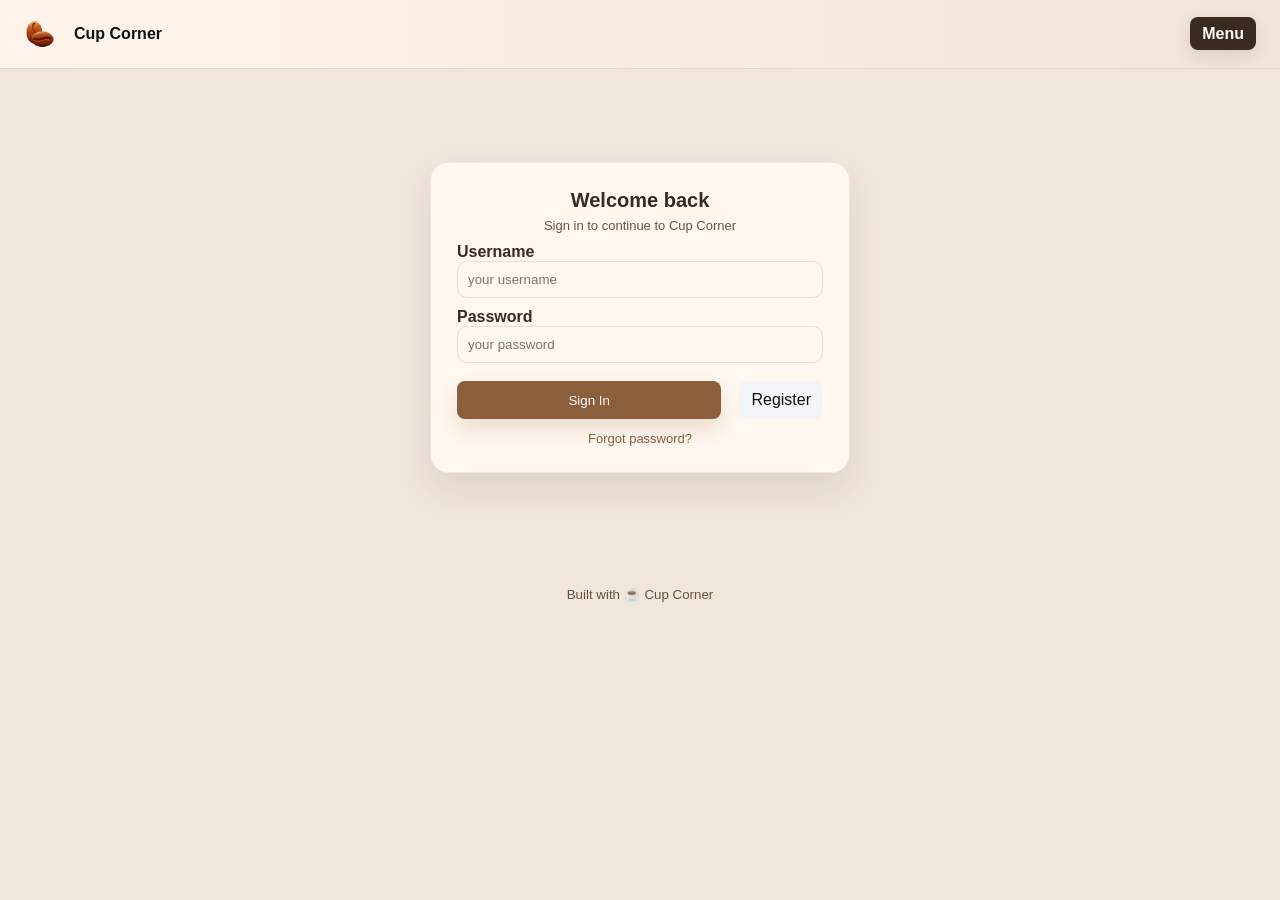
<file: index.html>
<!doctype html>
<html lang="en">
<head>
	<meta charset="utf-8">
	<meta name="viewport" content="width=device-width,initial-scale=1">
	<title>Cup Corner — Redirect</title>
	<meta http-equiv="refresh" content="0; url=App/loginpage.html">
	<script>window.location.replace('App/loginpage.html');</script>
</head>
<body>
	<p>If you are not redirected, <a href="App/loginpage.html">click here to open the login page</a>.</p>
</body>
</html>
</file>
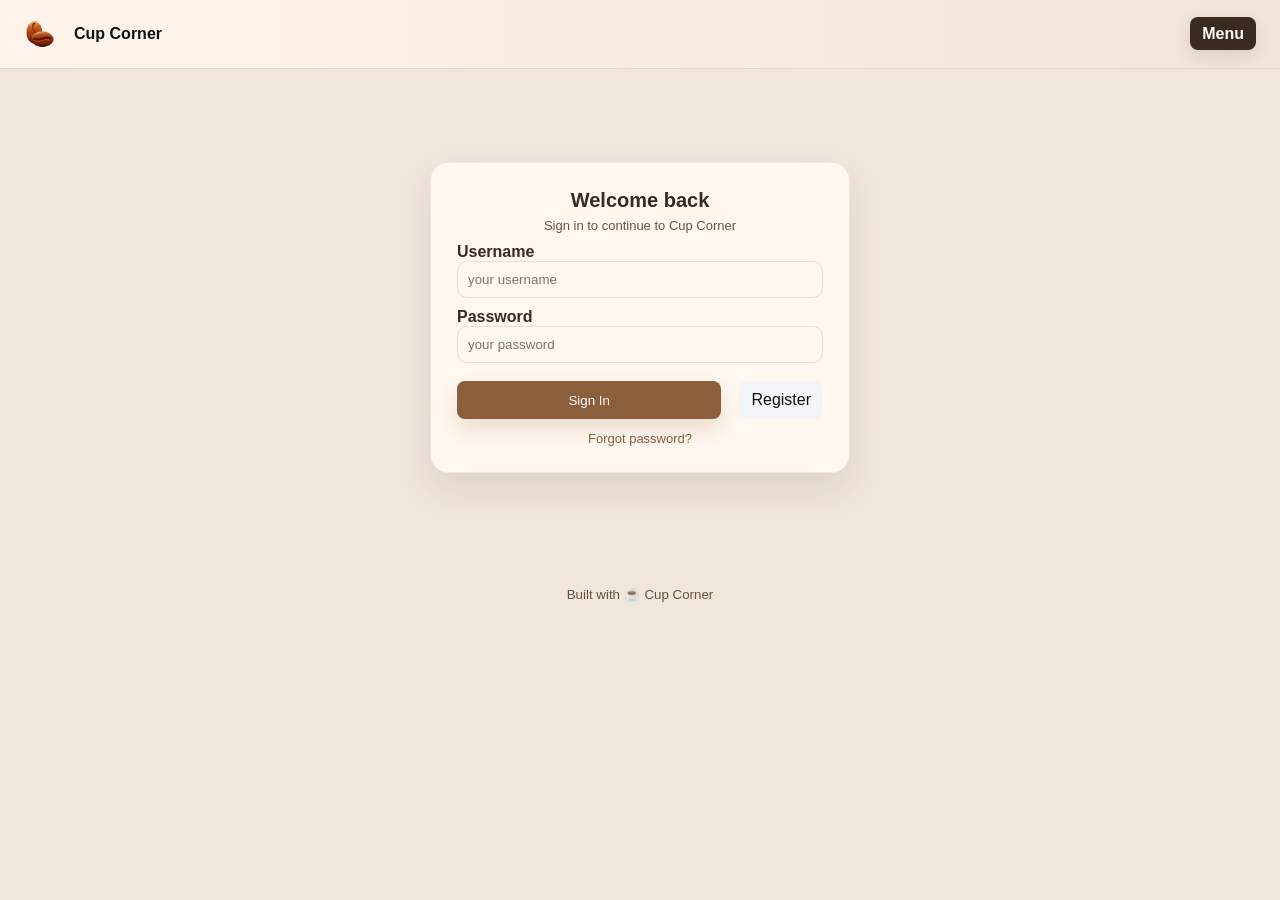
<file: App/admin.html>
<!doctype html>
<html lang="en">
<head>
  <meta charset="utf-8">
  <meta name="viewport" content="width=device-width,initial-scale=1">
  <title>Admin — Cup Corner</title>
  <link rel="stylesheet" href="CSS/base.css">
  <link rel="stylesheet" href="CSS/dashboard.css">
</head>
<body>
  <header>
    <div class="brand"><img src="assets/logo.png" alt="Cup Corner logo"><div style="font-weight:700">Cup Corner</div></div>
    <nav><a href="dashboard.html">Dashboard</a></nav>
  </header>
  <main>
    <section class="admin-hero">
      <div class="hero-copy">
        <span class="eyebrow">Admin Panel</span>
        <h1>Manage the Coffee Shop</h1>
        <p class="muted">Add menu items, track inventory, and review your latest orders from a single modern dashboard.</p>
        <div class="hero-actions">
          <a class="nav" href="dashboard.html">Dashboard</a>
          <a class="nav" href="menu.html">Menu</a>
        </div>
      </div>
      <div class="admin-stat-grid">
        <div class="stat-card">
          <span class="stat-label">Products</span>
          <strong id="productCount">0</strong>
        </div>
        <div class="stat-card">
          <span class="stat-label">Orders</span>
          <strong id="orderCount">0</strong>
        </div>
        <div class="stat-card">
          <span class="stat-label">Revenue</span>
          <strong id="orderRevenue">৳0.00</strong>
        </div>
      </div>
    </section>

    <section class="admin-grid">
      <article class="admin-card">
        <div class="card-header">
          <h2>Add Product</h2>
          <span class="tag">Quick add</span>
        </div>
        <div class="form-row admin-form-row">
          <input id="pName" placeholder="Brew name" type="text">
          <input id="pPrice" placeholder="Price" type="number">
          <button id="addProductBtn" class="btn">Add</button>
        </div>
      </article>

      <article class="admin-card">
        <div class="card-header">
          <h2>Menu Catalog</h2>
          <span class="tag">Editable</span>
        </div>
        <div id="adminProducts" class="admin-list"></div>
      </article>

      <article class="admin-card full-width">
        <div class="card-header">
          <h2>Recent Orders</h2>
          <span class="tag">Latest</span>
        </div>
        <div id="adminOrders" class="admin-list"></div>
      </article>
    </section>
  </main>

  <script src="JS/app.js"></script>
  <script>
    const user = JSON.parse(localStorage.getItem('cc_user') || 'null');
    if (!user || user.role !== 'admin') {
      alert('Admin access only');
      window.location.href = 'dashboard.html';
    }

    function updateAdminStats() {
      const products = JSON.parse(localStorage.getItem('cc_products') || '[]');
      const orders = JSON.parse(localStorage.getItem('cc_orders') || '[]');
      const revenue = orders.reduce((sum, order) => sum + (order.total || 0), 0);
      document.getElementById('productCount').textContent = products.length;
      document.getElementById('orderCount').textContent = orders.length;
      document.getElementById('orderRevenue').textContent = `৳${revenue.toFixed(2)}`;
    }

    renderAdminProducts('adminProducts');
    renderOrders('adminOrders', true);
    updateAdminStats();

    document.getElementById('addProductBtn').addEventListener('click', () => {
      const name = document.getElementById('pName').value.trim();
      const price = parseFloat(document.getElementById('pPrice').value);
      if (!name || isNaN(price)) return alert('Enter valid name and price');
      addProduct({ name, price });
      renderAdminProducts('adminProducts');
      updateAdminStats();
      document.getElementById('pName').value = '';
      document.getElementById('pPrice').value = '';
    });
  </script>
</body>
</html>
</file>
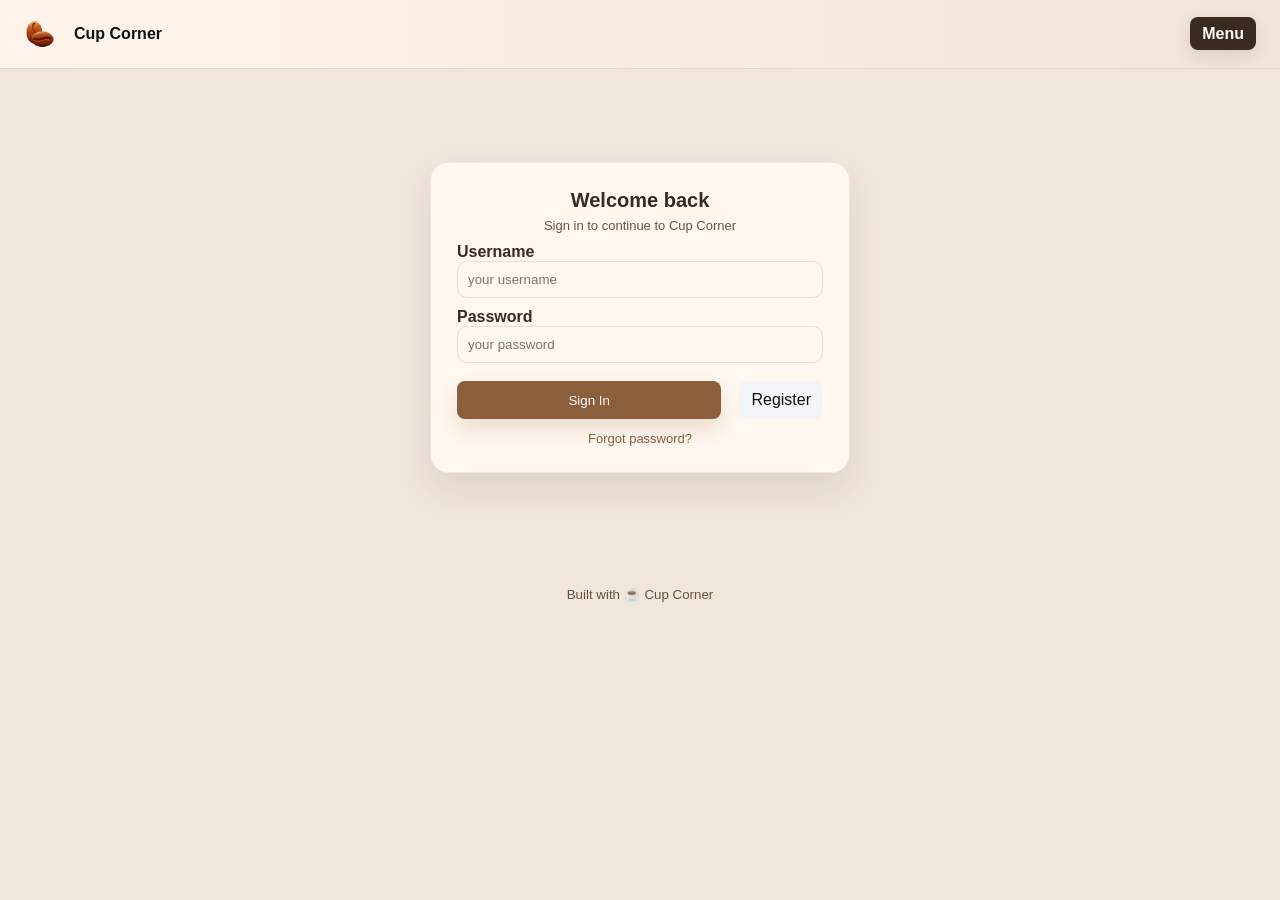
<file: App/dashboard.html>
<!doctype html>
<html lang="en">
<head>
  <meta charset="utf-8">
  <meta name="viewport" content="width=device-width,initial-scale=1">
  <title>Cup Corner — Dashboard</title>
  <link rel="stylesheet" href="CSS/base.css">
  <link rel="stylesheet" href="CSS/dashboard.css">
</head>
<body>
  <header>
    <div class="brand"><img src="assets/logo.png" alt="Cup Corner logo"><div style="font-weight:700">Cup Corner</div></div>
    <nav>
      <a href="menu.html">Menu</a>
      <a href="orders.html">Orders</a>
      <a id="adminLink" href="admin.html" style="display:none">Admin</a>
    </nav>
  </header>

  <main>
    <section class="dashboard-hero">
      <div class="hero-content">
        <span class="eyebrow">Cup Corner</span>
        <h1 id="heroTitle">Welcome back to your coffee shop.</h1>
        <p id="heroSubtitle" class="muted">Manage orders, menu items, and daily sales from a modern dashboard designed for cafes.</p>
        <div id="heroLinks" class="hero-links">
          <a class="nav" href="menu.html">Order Now</a>
          <a class="nav" href="orders.html">My Orders</a>
        </div>
      </div>
      <div class="hero-panel">
        <div class="user-card">
          <div class="user-card-top">
            <span>Hello,</span>
            <strong id="userName">Guest</strong>
          </div>
          <div id="userRole" class="user-role">Visitor</div>
          <div class="user-meta">
            <div><span>Today's menu</span><strong id="statProducts">0</strong></div>
            <div><span>Orders</span><strong id="statOrders">0</strong></div>
          </div>
        </div>
      </div>
    </section>

    <section id="dashboardAdmin" class="dashboard-cards" style="display:none">
      <div class="dashboard-card">
        <span class="card-label">Menu Items</span>
        <strong id="menuCount">0</strong>
        <p>Manage every coffee and beverage on the menu.</p>
      </div>
      <div class="dashboard-card">
        <span class="card-label">Orders</span>
        <strong id="activeOrders">0</strong>
        <p>Track active orders and completed sales.</p>
      </div>
      <div class="dashboard-card">
        <span class="card-label">Revenue</span>
        <strong id="dashboardRevenue">৳0.00</strong>
        <p>Today's total revenue from all transactions.</p>
      </div>
    </section>

    <section id="dashboardUser" class="dashboard-cards" style="display:none">
      <div class="dashboard-card">
        <span class="card-label">Order Now</span>
        <strong>Quick coffee</strong>
        <p>Browse the menu and add your favorite drink to the cart.</p>
      </div>
      <div class="dashboard-card">
        <span class="card-label">My Orders</span>
        <strong>Track progress</strong>
        <p>Review your placed orders and delivery status anytime.</p>
      </div>
      <div class="dashboard-card">
        <span class="card-label">Offers</span>
        <strong>Stay updated</strong>
        <p>See the latest coffee deals and new arrivals.</p>
      </div>
    </section>

    <div class="logout-row">
      <button id="logoutBtn" class="btn">Logout</button>
    </div>
  </main>

  <script src="JS/app.js"></script>
  <script>
    const user = JSON.parse(localStorage.getItem('cc_user') || 'null');
    const userName = document.getElementById('userName');
    const userRole = document.getElementById('userRole');
    const adminLink = document.getElementById('adminLink');
    const adminSection = document.getElementById('dashboardAdmin');
    const userSection = document.getElementById('dashboardUser');

    if (!user) {
      window.location.href = 'loginpage.html';
    } else {
      userName.textContent = user.username;
      const isAdmin = user.role === 'admin';
      userRole.textContent = isAdmin ? 'Administrator' : 'Barista';
      const heroLinks = document.getElementById('heroLinks');
      if (isAdmin) {
        adminLink.style.display = 'inline-block';
        adminSection.style.display = 'grid';
        heroLinks.innerHTML = '<a class="nav" href="admin.html">Manage Menu</a><a class="nav" href="orders.html">View Orders</a>';
        document.getElementById('heroTitle').textContent = 'Welcome back, Manager.';
        document.getElementById('heroSubtitle').textContent = 'Monitor your cafe, update the menu, and keep sales flowing smoothly.';
      } else {
        userSection.style.display = 'grid';
        heroLinks.innerHTML = '<a class="nav" href="menu.html">Order Now</a><a class="nav" href="orders.html">My Orders</a>';
        document.getElementById('heroTitle').textContent = 'Ready for a fresh cup?';
        document.getElementById('heroSubtitle').textContent = 'Browse the menu, place an order, and track your drinks.';
      }
    }

    function refreshDashboard() {
      const orders = JSON.parse(localStorage.getItem('cc_orders') || '[]');
      const products = JSON.parse(localStorage.getItem('cc_products') || '[]');
      const revenue = orders.reduce((sum, order) => sum + (order.total || 0), 0);
      document.getElementById('statOrders').textContent = orders.length;
      document.getElementById('statProducts').textContent = products.length;
      document.getElementById('menuCount').textContent = products.length;
      document.getElementById('activeOrders').textContent = orders.length;
      document.getElementById('dashboardRevenue').textContent = `৳${revenue.toFixed(2)}`;
    }

    refreshDashboard();

    document.getElementById('logoutBtn').addEventListener('click', () => {
      localStorage.removeItem('cc_user');
      window.location.href = 'loginpage.html';
    });
  </script>
</body>
</html>
</file>
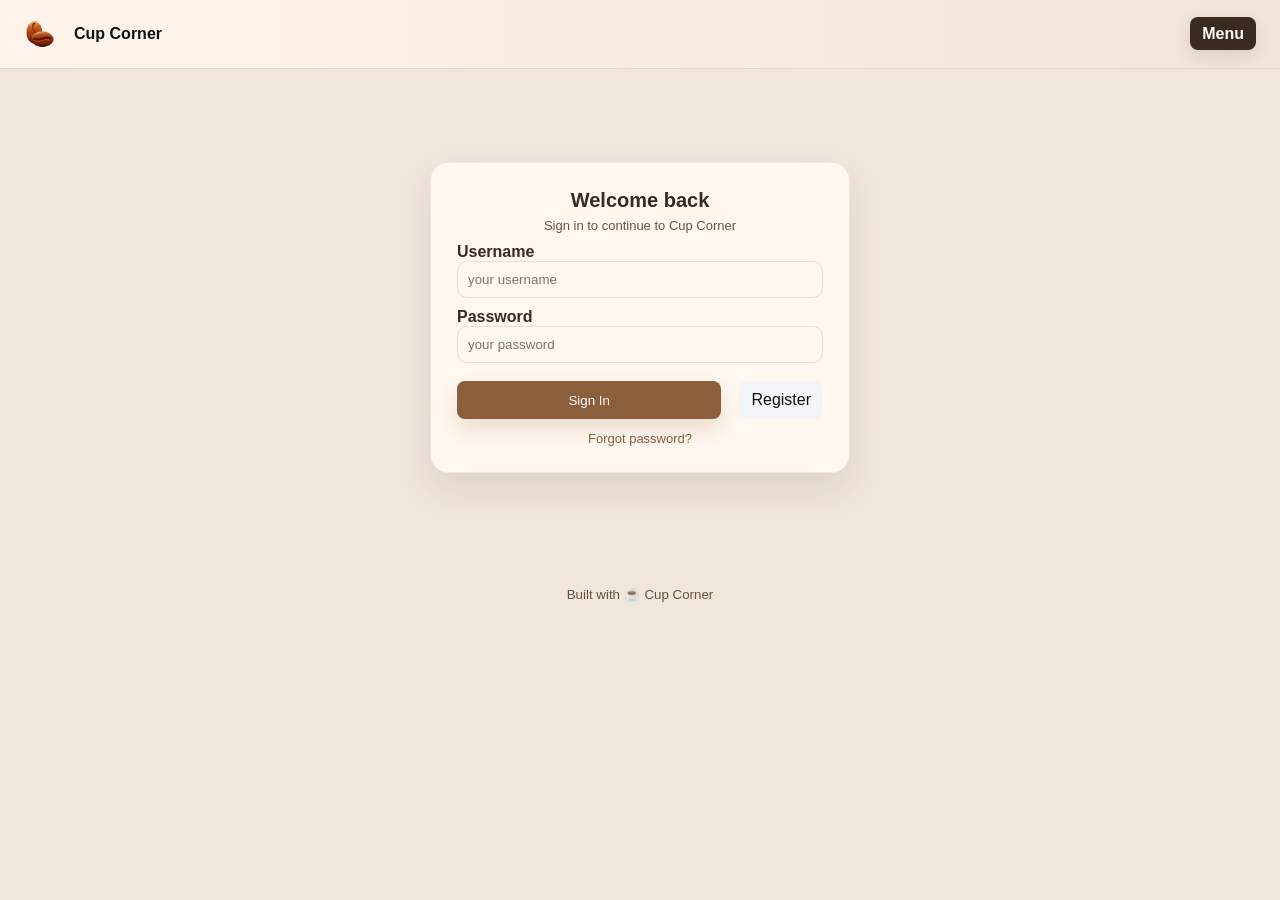
<file: App/loginpage.html>
<!DOCTYPE html>
<html lang="en">
<head>
    <meta charset="UTF-8">
    <meta name="viewport" content="width=device-width, initial-scale=1.0">
    <title>Cup-Corner — Sign In</title>
    <link rel="stylesheet" href="CSS/base.css">
    <link rel="stylesheet" href="CSS/login.css">
</head>
<body>
    <header>
        <div class="brand">
            <img src="assets/logo.png" alt="Cup Corner logo" style="height:32px;"> 
            <div style="font-weight:700;margin-left:6px;">Cup Corner</div>
        </div>
        <nav>
            <a href="menu.html">Menu</a>
        </nav>
    </header>

    <main>
        <div class="auth-wrap" style="max-width:420px;margin:48px auto;padding:26px;">
            <div style="text-align:center;margin-bottom:8px">
                <h2 style="margin:0;font-size:20px">Welcome back</h2>
                <div style="color:var(--muted);font-size:13px;margin-top:6px">Sign in to continue to Cup Corner</div>
            </div>

            <form id="loginForm">
                <label for="username">Username</label>
                <input type="text" id="username" name="username" placeholder="your username">
                <span id="name-error" style="color: red;font-size:13px;"></span>

                <label for="password">Password</label>
                <input type="password" id="password" name="password" placeholder="your password">
                <span id="password-error" style="color: red;font-size:13px;"></span>
                <span id="both-error" style="color: red;font-size:13px;"></span>
                <div class="actions" style="margin-top:18px">
                    <button id="loginBtn" class="btn" type="submit">Sign In</button>
                    <a href="register.html" style="display:inline-block;padding:10px 12px;border-radius:8px;background:#f3f4f6;text-decoration:none;color:#111;margin-left:8px">Register</a>
                </div>

                <div style="text-align:center;margin-top:12px;font-size:13px;color:var(--muted)">
                    <a href="#" style="color:var(--accent);text-decoration:none">Forgot password?</a>
                </div>
            </form>
        </div>
    </main>

    <footer>
        <small style="color:var(--muted)">Built with ☕ Cup Corner</small>
    </footer>

    <script src="JS/loginvalidation.js"></script>
</body>
</html>
</file>
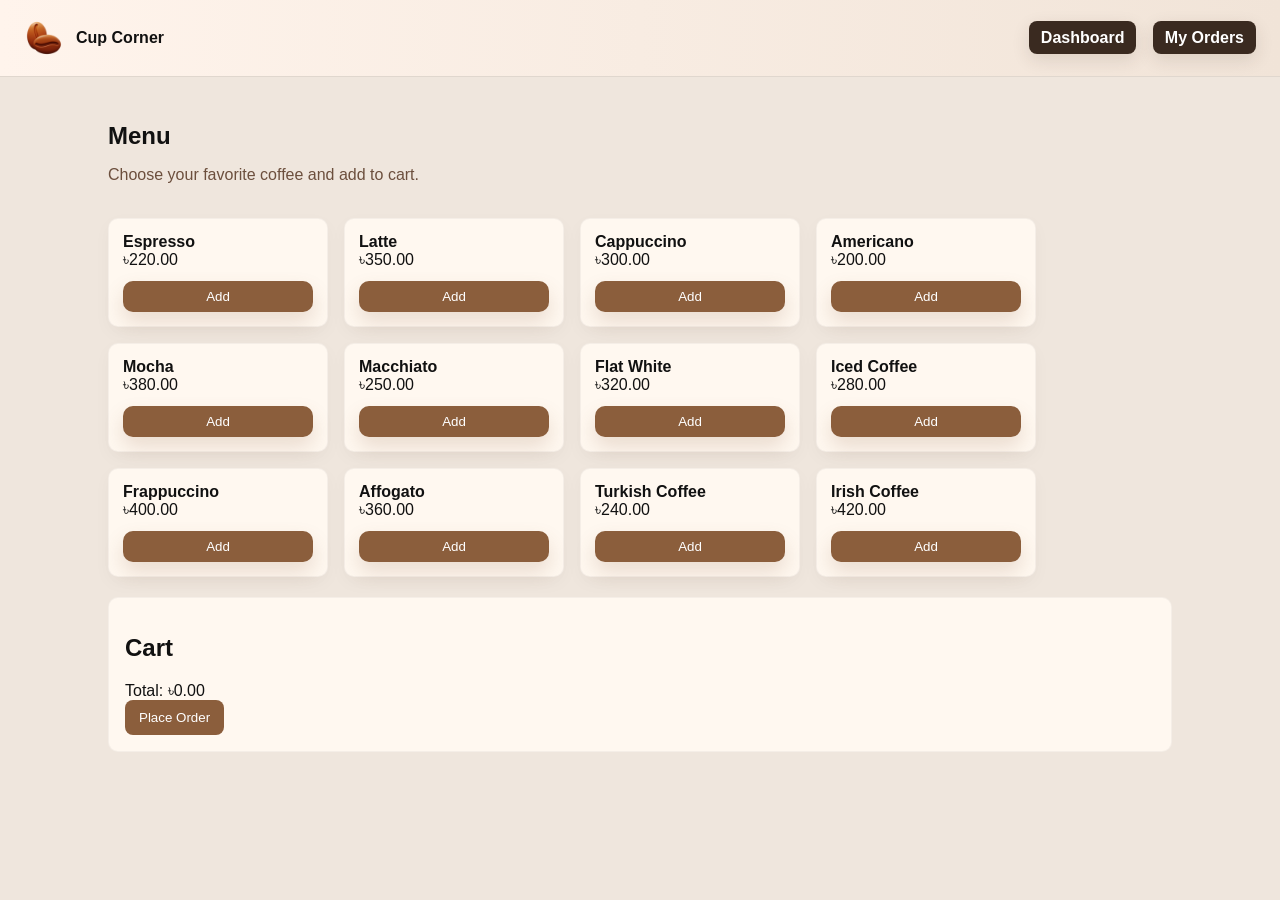
<file: App/menu.html>
<!doctype html>
<html lang="en">
<head>
  <meta charset="utf-8">
  <meta name="viewport" content="width=device-width,initial-scale=1">
  <title>Menu — Cup Corner</title>
  <link rel="stylesheet" href="CSS/base.css">
  <link rel="stylesheet" href="CSS/menu.css">
</head>
<body>
  <header>
    <div class="brand"><img src="assets/logo.png" alt="Cup Corner logo"><div style="font-weight:700">Cup Corner</div></div>
    <nav>
      <a href="dashboard.html">Dashboard</a>
      <a href="orders.html">My Orders</a>
    </nav>
  </header>

  <main>
    <div class="hero">
      <div>
        <h2>Menu</h2>
        <p class="muted">Choose your favorite coffee and add to cart.</p>
      </div>
      <div></div>
    </div>

    <section id="products"></section>
    <section id="cart">
      <h2>Cart</h2>
      <div id="cartItems"></div>
      <div id="cartTotal"></div>
      <button id="placeOrderBtn" class="btn">Place Order</button>
    </section>
  </main>

  <script src="JS/app.js"></script>
  <script>
    initProducts();
    renderProducts('products');
    renderCart();

    document.getElementById('placeOrderBtn').addEventListener('click', () => {
      placeOrder();
    });
  </script>
</body>
</html>
</file>
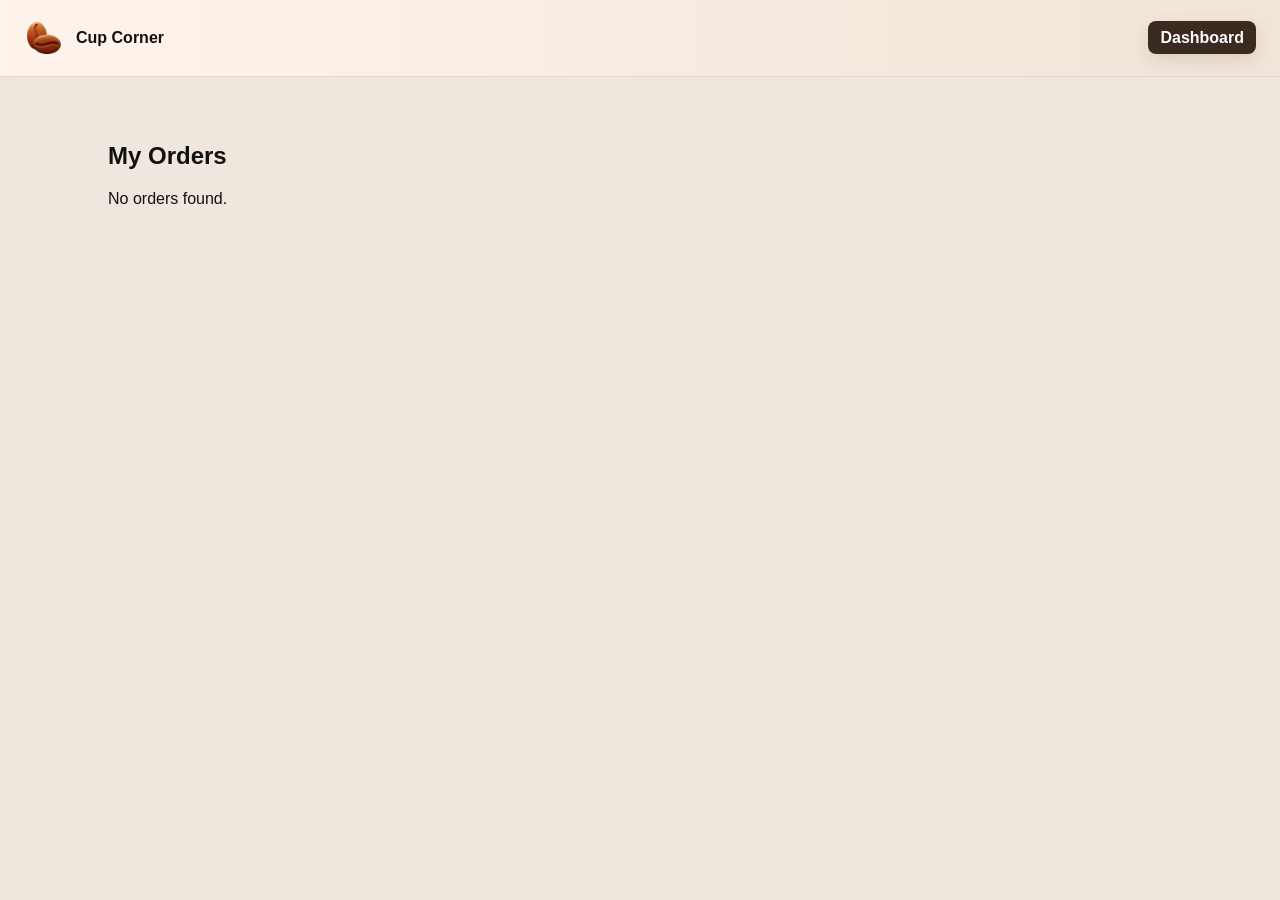
<file: App/orders.html>
<!doctype html>
<html lang="en">
<head>
  <meta charset="utf-8">
  <meta name="viewport" content="width=device-width,initial-scale=1">
  <title>Orders — Cup Corner</title>
  <link rel="stylesheet" href="CSS/base.css">
  <link rel="stylesheet" href="CSS/orders.css">
</head>
<body>
  <header>
    <div class="brand"><img src="assets/logo.png" alt="Cup Corner logo"><div style="font-weight:700">Cup Corner</div></div>
    <nav><a href="dashboard.html">Dashboard</a></nav>
  </header>
  <main>
    <h2>My Orders</h2>
    <div id="ordersList"></div>
  </main>

  <script src="JS/app.js"></script>
  <script>
    renderOrders('ordersList');
  </script>
</body>
</html>
</file>
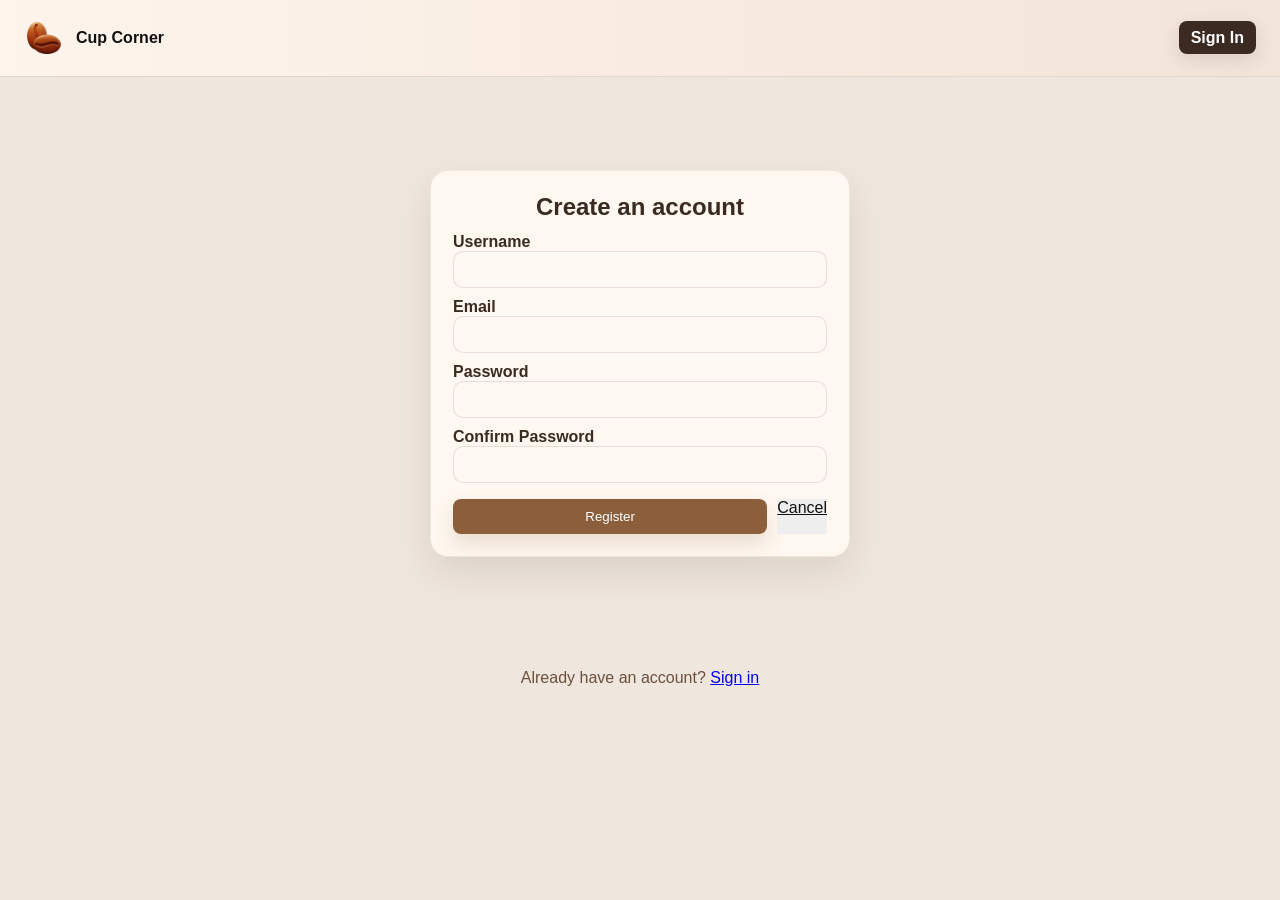
<file: App/register.html>
<!doctype html>
<html lang="en">
<head>
  <meta charset="utf-8">
  <meta name="viewport" content="width=device-width,initial-scale=1">
  <title>Register — Cup Corner</title>
  <link rel="stylesheet" href="CSS/base.css">
  <link rel="stylesheet" href="CSS/login.css">
</head>
<body>
  <header>
    <div class="brand"><img src="assets/logo.png" alt="Cup Corner logo"><div style="font-weight:700">Cup Corner</div></div>
    <nav><a href="loginpage.html">Sign In</a></nav>
  </header>

  <main>
    <div class="auth-wrap">
      <h2>Create an account</h2>
      <form id="registerForm">
        <label>Username</label>
        <input id="r_username" type="text" >
        <span id="name-error" style="color: red;font-size:13px;"></span>
        <label>Email</label>
        <input id="r_email" type="email">
        <span id="email-error" style="color: red;font-size:13px;"></span>
        <label>Password</label>
        <input id="r_password" type="password" >
        <label>Confirm Password</label>
        <input id="r_password2" type="password">
        <span id="password-error" style="color: red;font-size:13px;"></span>
        <span id="both-error" style="color: red;font-size:13px;"></span>
        <div class="actions">
          <button type="submit" class="btn">Register</button>
          <a href="loginpage.html" class="btn" style="background:#eee;color:#111">Cancel</a>
        </div>
      </form>
    </div>
  </main>

  <footer>Already have an account? <a href="loginpage.html">Sign in</a></footer>

  <script src="JS/regvalidation.js"></script>
  <script src="JS/app.js"></script>
</body>
</html>
</file>
<file: App/CSS/base.css>
:root {
  --bg: #efe6dd;
  --card: #fff8f0;
  --accent: #8b5e3c;
  --muted: #6c4f3d;
  --dark: #3a2a20;
  --maxw: 1100px;
}

* {
  box-sizing: border-box;
}

body {
  margin: 0;
  font-family: Inter, Segoe UI, Arial, sans-serif;
  color: #111;
  background: var(--bg);
}

header {
  display: flex;
  justify-content: space-between;
  align-items: center;
  padding: 18px 24px;
  background: linear-gradient(90deg, #fff4ec, #f1e4d8);
  box-shadow: 0 1px 0 rgba(58, 42, 32, 0.08);
}

header .brand {
  display: flex;
  align-items: center;
  gap: 12px;
}

header .brand img {
  height: 40px;
}

header nav a {
  margin-left: 12px;
  padding: 8px 12px;
  background: var(--dark);
  color: #fff;
  border-radius: 8px;
  text-decoration: none;
  font-weight: 600;
  box-shadow: 0 6px 18px rgba(58, 42, 32, 0.12);
}

main {
  max-width: var(--maxw);
  margin: 28px auto;
  padding: 18px;
}

.hero {
  display: flex;
  justify-content: space-between;
  align-items: center;
  gap: 18px;
}

button.btn {
  display: inline-flex;
  align-items: center;
  justify-content: center;
  padding: 10px 14px;
  border: none;
  border-radius: 8px;
  background: var(--accent);
  color: #fff;
  cursor: pointer;
}

.btn.secondary {
  background: #f4e8d7;
  color: var(--dark);
}

input[type="text"],
input[type="password"],
input[type="number"],
input[type="email"] {
  width: 100%;
  padding: 10px;
  border-radius: 10px;
  border: 1px solid rgba(58, 42, 32, 0.12);
  background: #fff7f0;
  color: var(--dark);
}

.empty-state {
  color: var(--muted);
  font-size: 0.98rem;
}

footer {
  margin-top: 28px;
  padding: 18px;
  text-align: center;
  color: var(--muted);
}

@media (max-width: 960px) {
  header nav a {
    width: 100%;
  }
}

@media (max-width: 640px) {
  header {
    flex-direction: column;
    align-items: flex-start;
    gap: 12px;
  }

  main {
    padding: 14px;
  }
}
</file>
<file: App/CSS/dashboard.css>
.dashboard-hero {
  display: grid;
  grid-template-columns: 1.6fr 1fr;
  gap: 24px;
  background: linear-gradient(180deg, #fff7f0, #f1e0d0);
  padding: 30px;
  border-radius: 24px;
  box-shadow: 0 24px 60px rgba(58, 42, 32, 0.12);
  margin-bottom: 24px;
  align-items: center;
}

.hero-links {
  display: flex;
  flex-wrap: wrap;
  gap: 12px;
  margin-top: 10px;
}

.nav {
  display: inline-flex;
  align-items: center;
  justify-content: center;
  min-width: 140px;
  padding: 12px 18px;
  background: var(--dark);
  color: #fff;
  border-radius: 14px;
  text-decoration: none;
  font-weight: 700;
  box-shadow: 0 12px 24px rgba(58, 42, 32, 0.14);
}

.hero-card {
  display: grid;
  grid-template-columns: 1.4fr 1fr;
  gap: 20px;
  background: linear-gradient(180deg, #fff7f0, #f4e8d6);
  padding: 24px;
  border-radius: 18px;
  box-shadow: 0 20px 50px rgba(58, 42, 32, 0.1);
}

.hero-copy {
  display: flex;
  flex-direction: column;
  justify-content: center;
  gap: 16px;
}

.eyebrow {
  display: inline-block;
  padding: 6px 12px;
  border-radius: 999px;
  background: rgba(139, 94, 60, 0.12);
  color: var(--dark);
  font-size: 12px;
  font-weight: 700;
  text-transform: uppercase;
  letter-spacing: 0.08em;
}

.hero-copy h1 {
  margin: 0;
  font-size: 2.4rem;
  line-height: 1.05;
}

.hero-copy .muted,
.dashboard-card p,
.order-summary .order-meta {
  color: var(--muted);
  font-size: 1rem;
}

.hero-actions {
  display: flex;
  flex-wrap: wrap;
  gap: 12px;
  margin-top: 8px;
}

.hero-stats,
.admin-stat-grid {
  display: grid;
  grid-template-columns: repeat(3, minmax(0, 1fr));
  gap: 14px;
}

.stat-card,
.admin-card,
.dashboard-card,
.user-card {
  background: var(--card);
  padding: 22px;
  border-radius: 20px;
  border: 1px solid rgba(58, 42, 32, 0.08);
  box-shadow: 0 18px 40px rgba(58, 42, 32, 0.08);
}

.user-card {
  border-radius: 24px;
}

.user-card-top {
  display: flex;
  justify-content: space-between;
  align-items: flex-start;
  gap: 10px;
}

.user-card strong {
  display: block;
  margin-top: 8px;
  font-size: 1.8rem;
  color: var(--dark);
}

.user-role {
  margin-top: 16px;
  color: var(--accent);
  font-weight: 700;
}

.user-meta {
  display: grid;
  grid-template-columns: 1fr 1fr;
  gap: 12px;
  margin-top: 22px;
}

.user-meta div {
  padding: 14px;
  background: #f8ede2;
  border-radius: 18px;
}

.user-meta span {
  display: block;
  font-size: 0.9rem;
}

.user-meta strong {
  display: block;
  margin-top: 6px;
  font-size: 1.4rem;
  color: var(--dark);
}

.dashboard-cards {
  display: grid;
  grid-template-columns: repeat(3, minmax(0, 1fr));
  gap: 18px;
  margin-bottom: 20px;
}

.dashboard-card strong {
  font-size: 2rem;
  color: var(--dark);
}

.card-label {
  display: block;
  margin-bottom: 14px;
  color: var(--muted);
  font-size: 0.9rem;
}

.card-header {
  display: flex;
  justify-content: space-between;
  align-items: center;
  margin-bottom: 18px;
  color: var(--dark);
}

.card-header h2 {
  margin: 0;
  font-size: 1.15rem;
}

.tag {
  display: inline-flex;
  align-items: center;
  justify-content: center;
  padding: 5px 10px;
  border-radius: 999px;
  background: rgba(139, 94, 60, 0.12);
  color: var(--dark);
  font-size: 0.82rem;
  font-weight: 700;
}

.action-buttons {
  display: grid;
  grid-template-columns: repeat(3, minmax(0, 1fr));
  gap: 12px;
}

.logout-row {
  margin-top: 24px;
  text-align: right;
}

.dashboard-grid,
.admin-grid {
  display: grid;
  grid-template-columns: 1fr 1fr;
  gap: 20px;
}

.admin-hero {
  display: grid;
  grid-template-columns: 1.3fr 0.9fr;
  gap: 22px;
  margin-bottom: 24px;
}

.admin-card {
  border-radius: 24px;
}

.admin-list {
  display: grid;
  gap: 12px;
}

.admin-form-row {
  display: flex;
  gap: 10px;
  flex-wrap: wrap;
}

.admin-form-row input {
  flex: 1;
}

.admin-list .admin-row {
  display: flex;
  justify-content: space-between;
  align-items: center;
  gap: 10px;
  padding: 14px 16px;
  border-radius: 16px;
  background: #fff7f0;
  border: 1px solid rgba(58, 42, 32, 0.08);
}

.admin-list .admin-row button {
  padding: 8px 12px;
  border: none;
  border-radius: 12px;
  background: #c79862;
  color: #3a2a20;
  cursor: pointer;
}

@media (max-width: 960px) {
  .dashboard-hero,
  .hero-card,
  .admin-hero {
    grid-template-columns: 1fr;
  }

  .dashboard-cards {
    grid-template-columns: 1fr;
  }
}

@media (max-width: 640px) {
  .dashboard-hero,
  .hero-card,
  .admin-hero {
    padding: 22px;
  }

  .dashboard-card {
    padding: 18px;
  }

  .user-meta {
    grid-template-columns: 1fr;
  }

  .hero-links {
    flex-direction: column;
  }

  .hero-links a {
    width: 100%;
  }
}
</file>
<file: App/CSS/login.css>
/* Login / Register form styles */
.auth-wrap {
	max-width: 420px;
	margin: 48px auto;
	padding: 22px;
	border-radius: 18px;
	background: var(--card);
	border: 1px solid rgba(58, 42, 32, 0.08);
	box-shadow: 0 16px 35px rgba(58, 42, 32, 0.10)
}

.auth-wrap h2 {
	text-align: center;
	margin: 0 0 12px;
	color: var(--dark)
}

.auth-wrap label {
	display: block;
	margin-top: 10px;
	font-weight: 600;
	color: var(--dark)
}

.auth-wrap .actions {
	margin-top: 16px;
	display: flex;
	gap: 10px
}

.auth-wrap .actions button {
	flex: 1;
	background: var(--accent);
	color: #fff;
	border: none;
	box-shadow: 0 10px 20px rgba(139, 94, 60, 0.18)
}
</file>
<file: App/CSS/menu.css>
#products {
  display: flex;
  flex-wrap: wrap;
  gap: 16px;
  margin-top: 18px;
}

.product {
  width: 220px;
  padding: 14px;
  background: var(--card);
  border-radius: 10px;
  border: 1px solid rgba(0, 0, 0, 0.04);
  box-shadow: 0 6px 18px rgba(17, 24, 39, 0.03);
}

.product h3 {
  margin: 0 0 8px 0;
}

.product .price {
  display: block;
  color: var(--muted);
  font-weight: 700;
}

.product button {
  width: 100%;
  margin-top: 12px;
  padding: 8px 10px;
  border: none;
  border-radius: 10px;
  background: var(--accent);
  color: #fff;
  cursor: pointer;
  box-shadow: 0 10px 20px rgba(139, 94, 60, 0.18);
}

#cart {
  margin-top: 20px;
  padding: 16px;
  border-radius: 10px;
  background: var(--card);
  border: 1px solid rgba(0, 0, 0, 0.04);
}

.hero {
  display: flex;
  justify-content: space-between;
  align-items: center;
  gap: 16px;
}

.hero h2 {
  margin: 0;
}

.hero .muted {
  color: var(--muted);
}
</file>
<file: App/CSS/orders.css>
#ordersList .order {
  background: var(--card);
  padding: 12px;
  margin-bottom: 12px;
  border-radius: 10px;
}

.order-summary {
  background: var(--bg);
  padding: 16px;
  border-radius: 14px;
  border: 1px solid rgba(0, 0, 0, 0.05);
  margin-bottom: 12px;
}

.order-summary .order-top {
  display: flex;
  justify-content: space-between;
  align-items: center;
  margin-bottom: 10px;
  font-weight: 700;
}

.order-summary .order-meta {
  display: flex;
  gap: 14px;
  color: var(--muted);
  font-size: 0.95rem;
}
</file>
